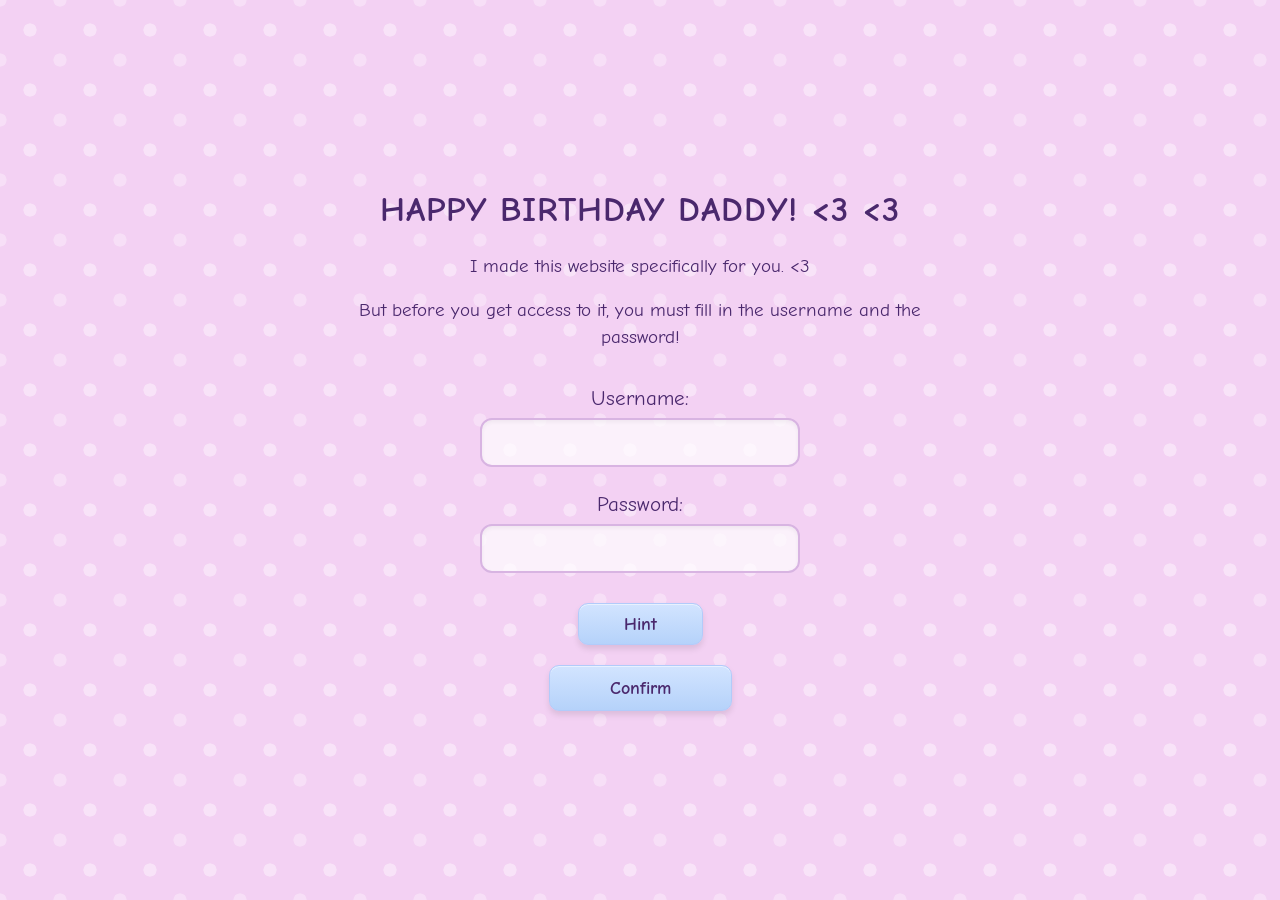
<file: index.html>
<!DOCTYPE html>
<html lang="en">
<head>
    <meta charset="UTF-8">
    <meta name="viewport" content="width=device-width, initial-scale=1.0">
    <title>Happy Birthday!</title>
    <link rel="stylesheet" href="style.css">
    <!-- Google Fonts for a cute, playful handwritten look -->
    <link rel="preconnect" href="https://fonts.googleapis.com">
    <link rel="preconnect" href="https://fonts.gstatic.com" crossorigin>
    <link href="https://fonts.googleapis.com/css2?family=Comic+Neue:wght@400;700&display=swap" rel="stylesheet">

    <style>
        /* Custom Pop-up Modal Styling */
        .modal-overlay {
            display: none; 
            position: fixed;
            top: 0;
            left: 0;
            width: 100%;
            height: 100%;
            background-color: rgba(74, 40, 109, 0.4); 
            backdrop-filter: blur(4px);
            z-index: 1000;
            justify-content: center;
            align-items: center;
        }

        .modal-box {
            background-color: #ffffff;
            border: 3px solid #ba8bc7;
            border-radius: 16px;
            width: 90%;
            max-width: 380px;
            padding: 25px;
            text-align: center;
            box-shadow: 0 10px 25px rgba(0, 0, 0, 0.2);
            animation: popUpScale 0.3s ease-out forwards;
        }

        .modal-title {
            font-size: 1.4rem;
            font-weight: 700;
            color: #7b4f9d;
            margin-bottom: 12px;
            text-transform: uppercase;
            letter-spacing: 1px;
        }

        .modal-message {
            font-size: 1.2rem;
            color: #4a286d;
            margin-bottom: 20px;
            line-height: 1.4;
        }

        .btn-modal-close {
            font-family: 'Comic Neue', sans-serif;
            font-weight: 700;
            font-size: 1.1rem;
            color: #ffffff;
            background-color: #ba8bc7;
            border: none;
            border-radius: 8px;
            padding: 8px 25px;
            cursor: pointer;
            box-shadow: 0 4px 6px rgba(0,0,0,0.1);
            transition: background 0.2s;
        }

        .btn-modal-close:hover {
            background-color: #4a286d;
        }

        @keyframes popUpScale {
            0% { transform: scale(0.8); opacity: 0; }
            100% { transform: scale(1); opacity: 1; }
        }
    </style>
</head>
<body>

<!-- SMOOTH SCREEN FADE OVERLAY -->
<div id="loginTransitionOverlay" style="
    position: fixed;
    top: 0;
    left: 0;
    width: 100%;
    height: 100%;
    background-color: #ffffff; /* Fades out to a clean white background */
    z-index: 9999;
    pointer-events: none;
    opacity: 1; /* FIXED: Starts at 1 so the page opens up completely white first */
    transition: opacity 0.5s ease;
"></div>

    <div class="login-container">
        <h1>HAPPY BIRTHDAY DADDY! &lt;3 &lt;3</h1>
        
        <p class="subtitle">I made this website specifically for you. &lt;3</p>
        <p class="instructions">But before you get access to it, you must fill in the username and the password!</p>

        <form id="loginForm">
            <div class="input-group">
                <label for="username">Username:</label>
                <input type="text" id="username" autocomplete="off" required>
            </div>

            <div class="input-group">
                <label for="password">Password:</label>
                <input type="password" id="password" required>
            </div>

            <!-- Vertically stacked button container -->
            <div class="button-stack">
                <!-- FIXED HINT: Updated to display your exact text string -->
                <button type="button" class="btn btn-secondary" onclick="showPopup('! Little Hint !', 'The password is a safe word.', false)">Hint</button>
                <button type="submit" class="btn btn-primary">Confirm</button>
            </div>
        </form>
    </div>

    <!-- THE DYNAMIC CUSTOM POP-UP CONTAINER -->
    <div class="modal-overlay" id="customAlert">
        <div class="modal-box">
            <div class="modal-title" id="popupTitle">Title</div>
            <div class="modal-message" id="popupMessage">Message text goes here...</div>
            <div class="modal-buttons">
                <button class="btn-modal-close" onclick="closePopup()">OK</button>
            </div>
        </div>
    </div>

    <script>
        // FIXED: Fades out the white screen instantly when the page loads up!
        window.onload = function() {
            setTimeout(() => {
                const overlay = document.getElementById('loginTransitionOverlay');
                if (overlay) {
                    overlay.style.opacity = '0';
                }
            }, 50); 
        };

        let clearInputsOnClose = false;

        function showPopup(titleText, messageText, shouldClear) {
            document.getElementById('popupTitle').innerText = titleText;
            document.getElementById('popupMessage').innerText = messageText;
            clearInputsOnClose = shouldClear;
            document.getElementById('customAlert').style.display = 'flex';
        }

        function closePopup() {
            document.getElementById('customAlert').style.display = 'none';
            if (clearInputsOnClose) {
                document.getElementById('username').value = "";
                document.getElementById('password').value = "";
            }
        }
        

        document.getElementById('loginForm').addEventListener('submit', function(event) {
            event.preventDefault(); 

            const usernameInput = document.getElementById('username').value;
            const passwordInput = document.getElementById('password').value;

            // FIXED CREDENTIALS: Username is Daddy, Password is Butterfly!
            const correctUsername = "Daddy"; 
            const correctPassword = "Butterfly"; 

            if (usernameInput === correctUsername && passwordInput === correctPassword) {
                // 1. Activate the smooth overlay blend
                const overlay = document.getElementById('loginTransitionOverlay');
                if (overlay) {
                    overlay.style.opacity = '1';
                }
                
                // 2. Allow the fade out animation to seamlessly finish, then move pages
                setTimeout(() => {
                    window.location.href = "chess.html"; 
                }, 500);
            } else {
                showPopup("! Access Denied !", "Try again. It's incorrect, Daddy!", true);
            }
        });
    </script>
</body>
</html>
</file>
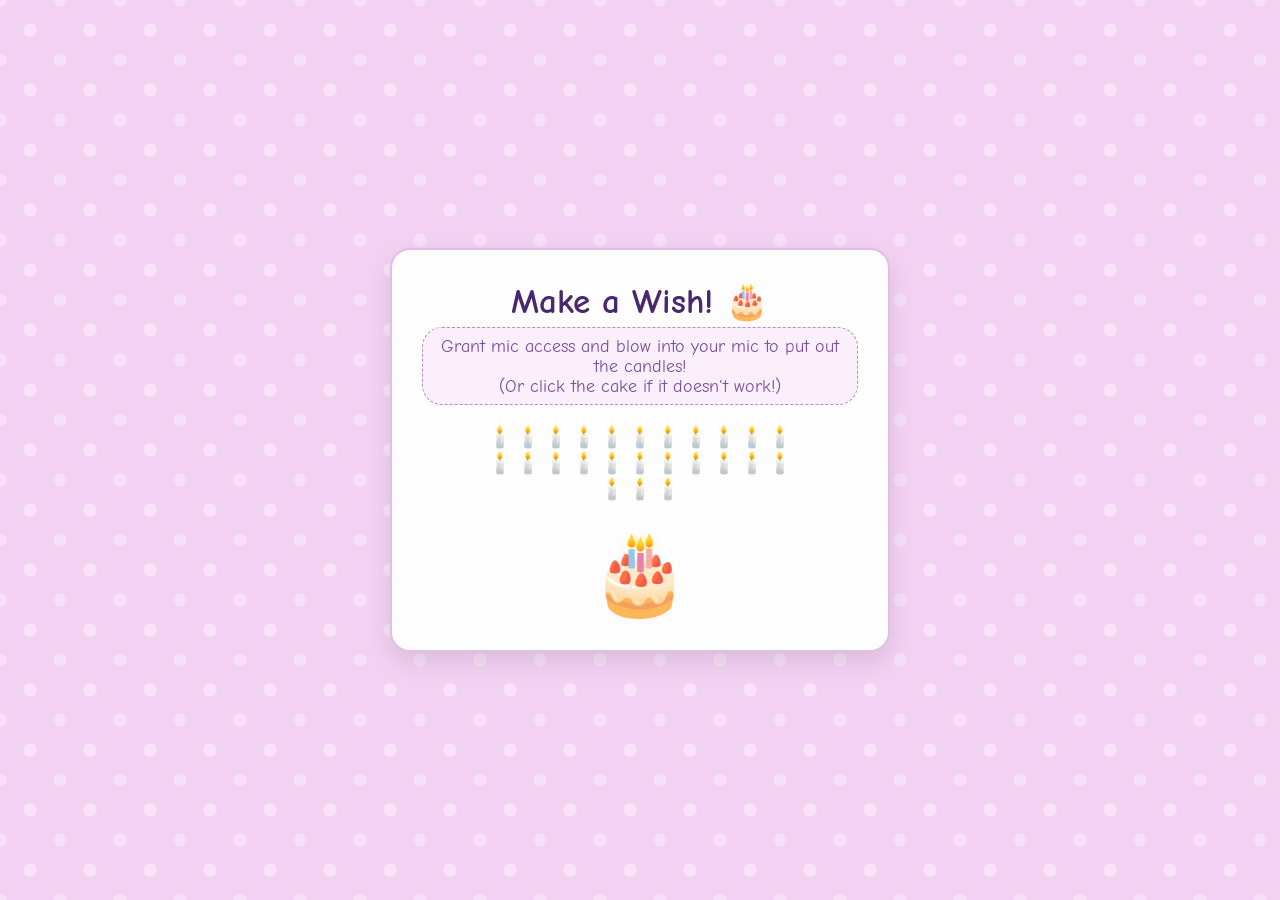
<file: cake.html>
<!DOCTYPE html>
<html lang="en">
<head>
    <meta charset="UTF-8">
    <meta name="viewport" content="width=device-width, initial-scale=1.0">
    <title>Make a Wish!</title>
    <link href="https://fonts.googleapis.com/css2?family=Comic+Neue:wght@400;700&display=swap" rel="stylesheet">
    
    <style>
        * {
            box-sizing: border-box;
            margin: 0;
            padding: 0;
        }

        body {
            background-color: #f3d1f3;
            background-image: radial-gradient(rgba(255, 255, 255, 0.4) 15%, transparent 16%),
                              radial-gradient(rgba(255, 255, 255, 0.3) 15%, transparent 16%);
            background-size: 60px 60px;
            background-position: 0 0, 30px 30px;
            font-family: 'Comic Neue', 'Comic Sans MS', cursive, sans-serif;
            color: #4a286d;
            display: flex;
            justify-content: center;
            align-items: center;
            min-height: 100vh;
            padding: 20px;
            overflow-x: hidden;
        }

        /* 🎬 Smooth Page Slide-In Animation */
        @keyframes pageSlideIn {
            0% { opacity: 0; transform: translateX(60px); }
            100% { opacity: 1; transform: translateX(0); }
        }

        .white-card-container {
            background-color: rgba(255, 255, 255, 0.95);
            border-radius: 20px;
            padding: 30px;
            box-shadow: 0 10px 25px rgba(0,0,0,0.1);
            max-width: 500px;
            width: 100%;
            text-align: center;
            border: 2px solid #e1bee7;
            animation: pageSlideIn 0.5s cubic-bezier(0.25, 1, 0.5, 1) forwards;
        }

        h2 {
            font-size: 2.2rem;
            margin-bottom: 5px;
        }

        #mic-instruction {
            font-size: 1.1rem;
            color: #7b4f9d;
            margin-bottom: 20px;
            background: rgba(243, 209, 243, 0.3);
            padding: 8px 15px;
            border-radius: 20px;
            display: inline-block;
            border: 1px dashed #ba8bc7;
        }

        .candles-zone {
            display: flex;
            justify-content: center;
            gap: 2px;
            flex-wrap: wrap;
            max-width: 320px;
            margin: 0 auto 5px auto;
        }

        .candle {
            font-size: 1.3rem;
            transition: all 0.3s ease;
            display: inline-block;
        }

        .candle.blown-out {
            transform: scaleY(0.7);
            opacity: 0.4;
            filter: grayscale(100%);
        }

        .cake-graphic {
            font-size: 5rem;
            margin-top: 20px;
            display: inline-block;
            cursor: pointer;
            user-select: none;
        }

        /* 🎪 Springy Letter Pop Animation Rules */
        @keyframes popInLetter {
            0% { opacity: 0; transform: scale(0.3); }
            70% { transform: scale(1.2); }
            100% { opacity: 1; transform: scale(1); }
        }

        #win-birthday-msg {
            font-size: 1.7rem; 
            margin-top: 25px;
            display: none;
            white-space: nowrap; 
            justify-content: center;
            align-items: center;
            overflow: hidden;
        }

        .pop-char {
            display: inline-block;
            opacity: 0;
            animation: popInLetter 0.4s cubic-bezier(0.34, 1.56, 0.64, 1) forwards;
        }
    </style>
</head>
<body>

    <div class="white-card-container">
        <h2>Make a Wish! 🎂</h2>
        <p id="mic-instruction">
         Grant mic access and blow into your mic to put out the candles! <br> (Or click the cake if it doesn't work!)
        </p>
        <div class="candles-zone" id="candles-box"></div>
        <div class="cake-graphic" onclick="manualBlowOut()">🎂</div>
        
        <!-- Target area where our animated letters will build -->
        <div id="win-birthday-msg"></div>
    </div>

    <script>
        let candlesBlown = 0;
        let micStream = null;
        let audioCtx = null;
        let micInitialized = false;

        // Force browser to look for mic or resume audio stream on any interaction
        window.addEventListener('click', () => {
            if (!micInitialized) {
                setupMicrophoneBlow();
            }
            if (audioCtx && audioCtx.state === 'suspended') {
                audioCtx.resume();
            }
        });

        window.addEventListener('touchstart', () => {
            if (!micInitialized) {
                setupMicrophoneBlow();
            }
            if (audioCtx && audioCtx.state === 'suspended') {
                audioCtx.resume();
            }
        });

        window.addEventListener('DOMContentLoaded', () => {
            buildCandles();
            setupMicrophoneBlow();
        });

        function buildCandles() {
            const box = document.getElementById('candles-box');
            for(let i=1; i<=25; i++) {
                const span = document.createElement('span');
                span.id = "candle-" + i;
                span.classList.add('candle');
                span.innerText = "🕯️";
                box.appendChild(span);
            }
        }

        function triggerPopGreeting() {
            const container = document.getElementById('win-birthday-msg');
            const rawText = "🎉 HAPPY 25th BIRTHDAY! 🎉";
            container.innerHTML = '';
            container.style.display = 'flex';

            Array.from(rawText).forEach((char, index) => {
                const charSpan = document.createElement('span');
                if (char === ' ') {
                    charSpan.innerHTML = '&nbsp;';
                } else {
                    charSpan.innerText = char;
                }
                
                charSpan.classList.add('pop-char');
                charSpan.style.animationDelay = `${index * 0.04}s`;
                container.appendChild(charSpan);
            });
        }

        function blowOutNextCandle() {
            if (candlesBlown < 25) {
                candlesBlown++;
                const currentCandle = document.getElementById("candle-" + candlesBlown);
                if (currentCandle) {
                    currentCandle.classList.add('blown-out');
                    currentCandle.innerText = "✖️"; 
                }
                if (candlesBlown === 25) {
                    triggerPopGreeting();
                    document.getElementById('mic-instruction').innerHTML = " You blew them all out! YAYYYY! <3";
                    if (micStream) micStream.getTracks().forEach(t => t.stop());
                    if (audioCtx) audioCtx.close();
                }
            }
        }

        function manualBlowOut() {
            if (audioCtx && audioCtx.state === 'suspended') audioCtx.resume();
            if (candlesBlown < 25) {
                let interval = setInterval(() => {
                    if (candlesBlown >= 25) clearInterval(interval);
                    else blowOutNextCandle();
                }, 50);
            }
        }

        function setupMicrophoneBlow() {
            if (micInitialized) return;
            
            navigator.mediaDevices.getUserMedia({ audio: true, video: false })
            .then(function(stream) {
                micInitialized = true;
                micStream = stream;
                audioCtx = new (window.AudioContext || window.webkitAudioContext)();
                
                const analyser = audioCtx.createAnalyser();
                const microphone = audioCtx.createMediaStreamSource(stream);
                const javascriptNode = audioCtx.createScriptProcessor(2048, 1, 1);

                analyser.smoothingTimeConstant = 0.3;
                analyser.fftSize = 256;
                microphone.connect(analyser);
                analyser.connect(javascriptNode);
                javascriptNode.connect(audioCtx.destination);

                javascriptNode.onaudioprocess = function() {
                    if (candlesBlown >= 25) return;
                    const array = new Uint8Array(analyser.frequencyBinCount);
                    analyser.getByteFrequencyData(array);
                    let values = 0;
                    for (let i = 0; i < array.length; i++) values += array[i];
                    let averageVolume = values / array.length;
                    
                    // Raised to 55 so background sounds won't trigger it accidentally!
                    if (averageVolume > 55) {
                        blowOutNextCandle();
                    }
                };
            })
            .catch(err => {
                console.log("Mic blocked or uninitialized yet:", err);
            });
        }
    </script>
</body>
</html>
</file>
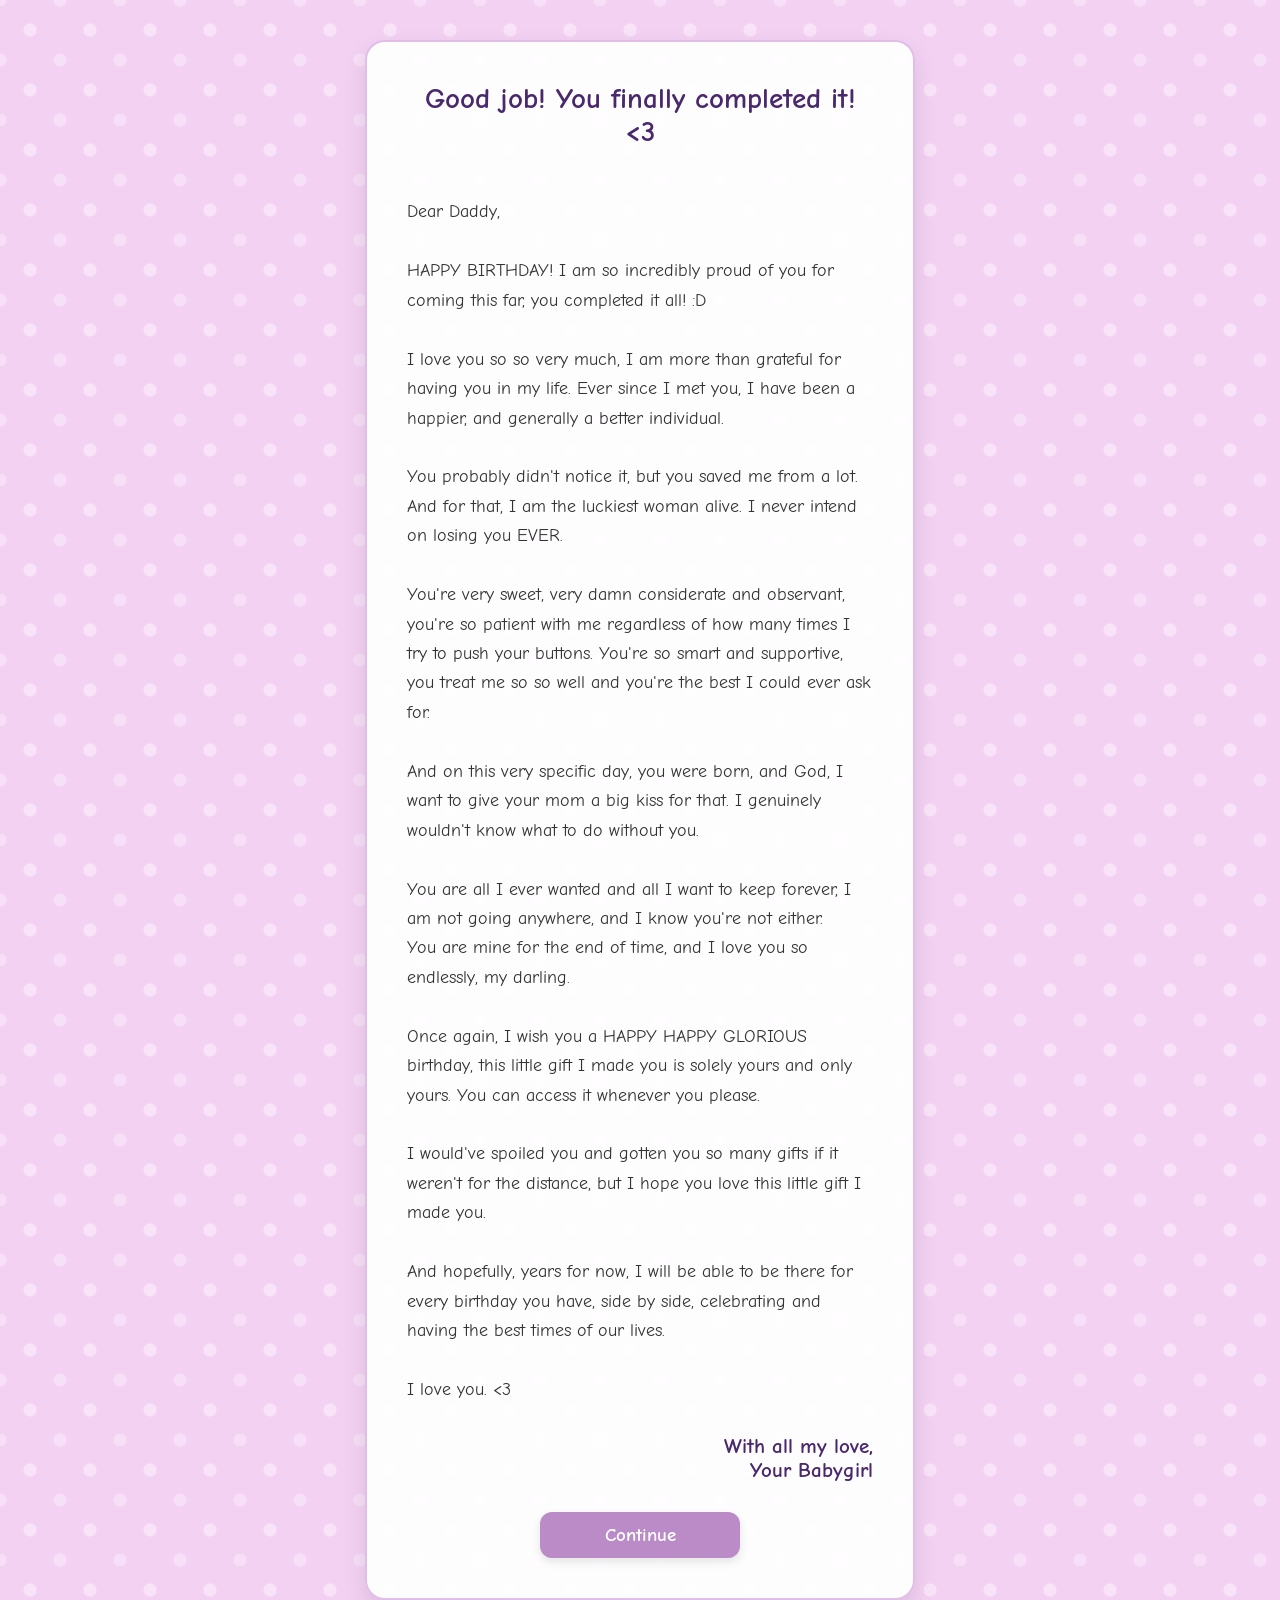
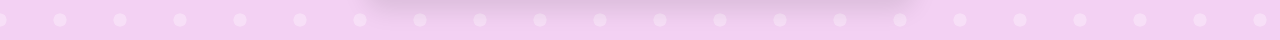
<file: letter.html>
<!DOCTYPE html>
<html lang="en">
<head>
    <meta charset="UTF-8">
    <meta name="viewport" content="width=device-width, initial-scale=1.0">
    <title>A Letter For You</title>
    <link href="https://fonts.googleapis.com/css2?family=Comic+Neue:wght@400;700&display=swap" rel="stylesheet">
    
    <style>
        * {
            box-sizing: border-box;
            margin: 0;
            padding: 0;
        }

        body {
            background-color: #f3d1f3;
            background-image: radial-gradient(rgba(255, 255, 255, 0.4) 15%, transparent 16%),
                              radial-gradient(rgba(255, 255, 255, 0.3) 15%, transparent 16%);
            background-size: 60px 60px;
            background-position: 0 0, 30px 30px;
            font-family: 'Comic Neue', 'Comic Sans MS', cursive, sans-serif;
            color: #4a286d;
            display: flex;
            justify-content: center;
            align-items: center;
            min-height: 100vh;
            padding: 40px 20px;
            overflow-x: hidden;
        }

        /* 🎬 Gentle Down-to-Up Slide Animation */
        @keyframes pageSlideUp {
            0% {
                opacity: 0;
                transform: translateY(100px);
            }
            100% {
                opacity: 1;
                transform: translateY(0);
            }
        }

        .white-card-container {
            background-color: rgba(255, 255, 255, 0.95);
            border-radius: 20px;
            padding: 40px;
            box-shadow: 0 10px 25px rgba(0,0,0,0.1);
            max-width: 550px;
            width: 100%;
            border: 2px solid #e1bee7;
            animation: pageSlideUp 1.2s cubic-bezier(0.16, 1, 0.3, 1) forwards;
        }

        h2 {
            font-size: 1.8rem;
            font-weight: 700;
            margin-bottom: 20px;
            text-align: center;
        }

        .letter-body {
            font-size: 1.15rem;
            line-height: 1.6;
            color: #333333;
            white-space: pre-line;
        }

        .letter-signature {
            margin-top: 30px;
            text-align: right;
            font-weight: 700;
            font-size: 1.3rem;
        }

        .btn-continue {
            display: block;
            width: 100%;
            max-width: 200px;
            margin: 30px auto 0 auto;
            background-color: #ba8bc7;
            color: white;
            border: none;
            border-radius: 12px;
            padding: 12px;
            font-family: 'Comic Neue', sans-serif;
            font-weight: bold;
            font-size: 1.2rem;
            cursor: pointer;
            text-align: center;
            box-shadow: 0 4px 10px rgba(0,0,0,0.1);
            transition: background 0.2s ease;
        }

        .btn-continue:hover {
            background-color: #4a286d;
        }
    </style>
</head>
<body>

    <div class="white-card-container">
        <!-- The text here will automatically update via JS below -->
        <h2 id="letter-heading">Good job! You finally completed it! &lt;3</h2>
        
        <div class="letter-body">
            Dear Daddy,

            HAPPY BIRTHDAY! I am so incredibly proud of you for coming this far, you completed it all! :D

            I love you so so very much, I am more than grateful for having you in my life. Ever since I met you, I have been a happier, and generally a better individual.

            You probably didn't notice it, but you saved me from a lot. And for that, I am the luckiest woman alive. I never intend on losing you EVER.

            You're very sweet, very damn considerate and observant, you're so patient with me regardless of how many times I try to push your buttons. You're so smart and supportive, you treat me so so well and you're the best I could ever ask for.

            And on this very specific day, you were born, and God, I want to give your mom a big kiss for that. I genuinely wouldn't know what to do without you.

            You are all I ever wanted and all I want to keep forever, I am not going anywhere, and I know you're not either.
            You are mine for the end of time, and I love you so endlessly, my darling.

            Once again, I wish you a HAPPY HAPPY GLORIOUS birthday, this little gift I made you is solely yours and only yours. You can access it whenever you please.
           
            I would've spoiled you and gotten you so many gifts if it weren't for the distance, but I hope you love this little gift I made you.
           
            And hopefully, years for now, I will be able to be there for every birthday you have, side by side, celebrating and having the best times of our lives.

            I love you. <3
        </div>
        <div class="letter-signature">With all my love,<br>Your Babygirl</div>
        <button class="btn-continue" onclick="showSurpriseModal()">Continue</button>
    </div>

<div id="surpriseModal" style="display: none; position: fixed; top: 0; left: 0; width: 100%; height: 100%; background: rgba(74, 40, 109, 0.5); backdrop-filter: blur(5px); z-index: 1000; justify-content: center; align-items: center;">
    <div style="background: white; border: 3px solid #ba8bc7; border-radius: 20px; width: 85%; max-width: 360px; padding: 30px; text-align: center; font-family: 'Comic Neue', sans-serif;">
        <div style="font-size: 1.5rem; font-weight: 700; color: #4a286d; margin-bottom: 25px;">Oh, you thought I was done? ;p </div>
        <button onclick="window.location.href='cake.html'" style="background: #ba8bc7; color: white; border: none; border-radius: 50%; width: 55px; height: 55px; font-size: 1.6rem; cursor: pointer; box-shadow: 0 4px 8px rgba(0,0,0,0.1);">➔</button>
    </div>
</div>

    <script>
        window.addEventListener('DOMContentLoaded', () => {
            // 🛠️ Grabs the precise custom heading message we set on the chess page
            const savedHeading = localStorage.getItem('letterHeading');
            if (savedHeading) {
                document.getElementById('letter-heading').innerHTML = savedHeading;
                // Clean up data so refreshing doesn't cause weird issues later
                localStorage.removeItem('letterHeading');
            }
        });

        function showSurpriseModal() {
            document.getElementById('surpriseModal').style.display = 'flex';
        }
    </script>
</body>
</html>
</file>
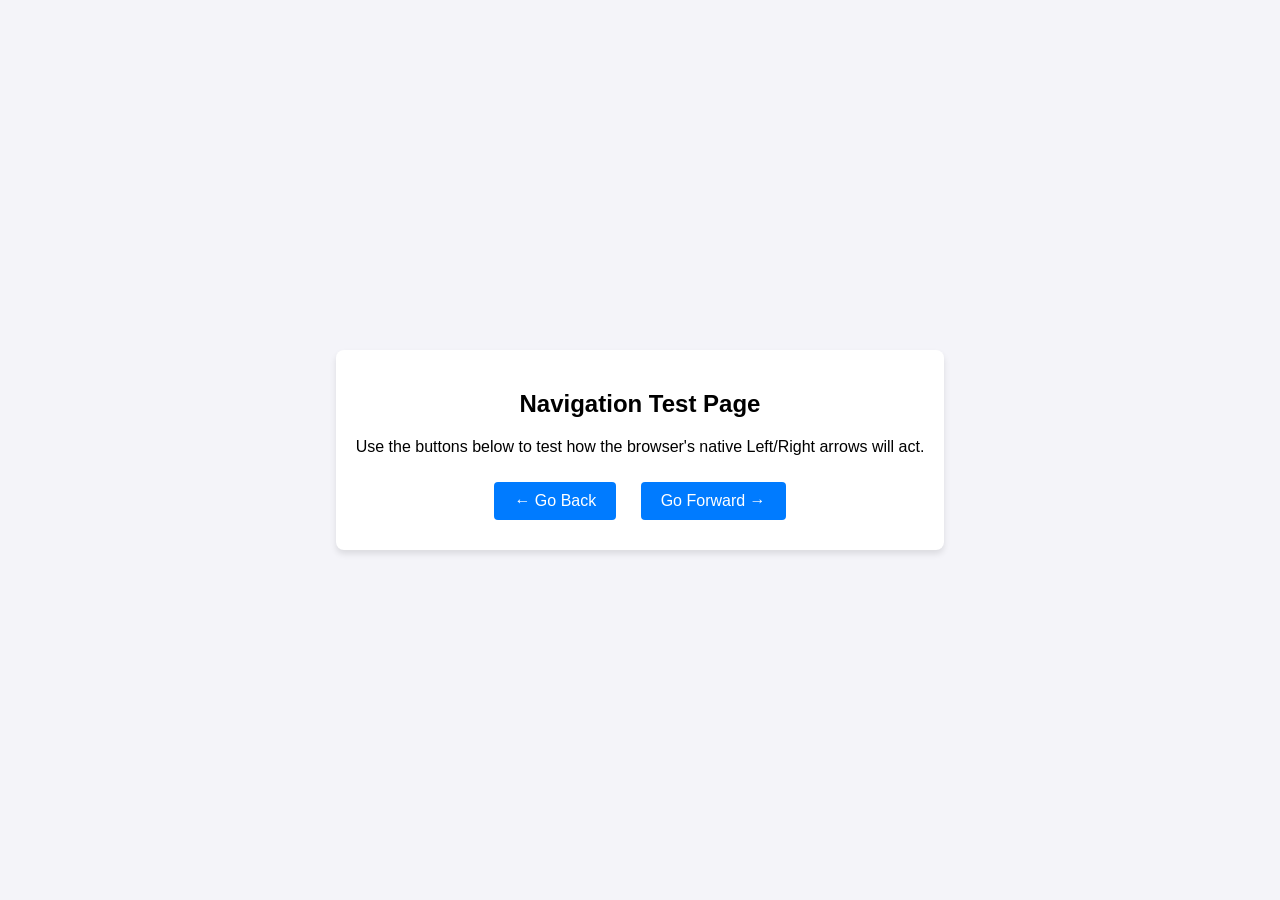
<file: refresh.html>
<!DOCTYPE html>
<html lang="en">
<head>
    <meta charset="UTF-8">
    <meta name="viewport" content="width=device-width, initial-scale=1.0">
    <title>Navigation Sandbox</title>
    <style>
        body {
            font-family: Arial, sans-serif;
            display: flex;
            flex-direction: column;
            align-items: center;
            justify-content: center;
            height: 100vh;
            margin: 0;
            background-color: #f4f4f9;
        }
        .container {
            text-align: center;
            padding: 20px;
            background: white;
            border-radius: 8px;
            box-shadow: 0 4px 6px rgba(0,0,0,0.1);
        }
        button {
            padding: 10px 20px;
            margin: 10px;
            font-size: 16px;
            cursor: pointer;
            border: none;
            border-radius: 4px;
            background-color: #007bff;
            color: white;
        }
        button:hover {
            background-color: #0056b3;
        }
    </style>
</head>
<body>

    <div class="container">
        <h2>Navigation Test Page</h2>
        <p>Use the buttons below to test how the browser's native Left/Right arrows will act.</p>
        
        <!-- Simulates the Left Arrow (Back) -->
        <button id="goBack">← Go Back</button>
        
        <!-- Simulates the Right Arrow (Forward) -->
        <button id="goForward">Go Forward →</button>
    </div>

    <script>
        // Clicking this does exactly what the browser's Left Arrow (Back) does
        document.getElementById('goBack').addEventListener('click', () => {
            window.history.back();
        });

        // Clicking this does exactly what the browser's Right Arrow (Forward) does
        document.getElementById('goForward').addEventListener('click', () => {
            window.history.forward();
        });
    </script>

</body>
</html>
</file>
<file: style.css>
* {
    box-sizing: border-box;
    margin: 0;
    padding: 0;
}

body {
    background-color: #f3d1f3; /* Pastel pink base */
    background-image: radial-gradient(rgba(255, 255, 255, 0.4) 15%, transparent 16%),
                      radial-gradient(rgba(255, 255, 255, 0.3) 15%, transparent 16%);
    background-size: 60px 60px;
    background-position: 0 0, 30px 30px;
    font-family: 'Comic Neue', 'Comic Sans MS', cursive, sans-serif;
    color: #4a286d; /* Deep purple text */
    display: flex;
    justify-content: center;
    align-items: center;
    min-height: 100vh;
    padding: 20px;
}

.login-container {
    text-align: center;
    max-width: 650px;
    width: 100%;
}

h1 {
    font-size: 2.2rem;
    font-weight: 700;
    margin-bottom: 25px;
    letter-spacing: 1px;
    white-space: nowrap;
}

.subtitle {
    font-size: 1.2rem;
    margin-bottom: 20px;
}

.instructions {
    font-size: 1.2rem;
    margin-bottom: 35px;
    line-height: 1.4;
    padding: 0 10px;
}

.input-group {
    margin-bottom: 25px;
}

label {
    display: block;
    font-size: 1.3rem;
    margin-bottom: 8px;
}

input[type="text"],
input[type="password"] {
    width: 80%;
    max-width: 320px;
    padding: 12px 15px;
    font-size: 1.1rem;
    border: 2px solid #d8b4e2;
    border-radius: 12px;
    background-color: rgba(255, 255, 255, 0.7);
    color: #4a286d;
    outline: none;
    text-align: center;
    box-shadow: inset 0 2px 4px rgba(0,0,0,0.05);
    transition: all 0.3s ease;
}

input:focus {
    background-color: #ffffff;
    border-color: #ba8bc7;
    box-shadow: 0 0 8px rgba(186, 139, 199, 0.5);
}

/* Stacks buttons vertically down the center */
.button-stack {
    display: flex;
    flex-direction: column;
    align-items: center;
    gap: 20px; /* Space between Hint and Confirm */
    margin-top: 30px;
}

.btn {
    font-family: 'Comic Neue', sans-serif;
    font-weight: 700;
    font-size: 1.1rem;
    color: #4a286d;
    border: 1px solid #b2cbfa;
    border-radius: 10px;
    cursor: pointer;
    background: linear-gradient(to bottom, #d2e4ff 0%, #b5d2fa 100%);
    box-shadow: 0 4px 6px rgba(0, 0, 0, 0.1), inset 0 1px 0 rgba(255,255,255,0.5);
    transition: transform 0.1s ease, box-shadow 0.1s ease;
}

.btn:hover {
    background: linear-gradient(to bottom, #dae9ff 0%, #bdd7fc 100%);
}

.btn:active {
    transform: translateY(2px);
    box-shadow: 0 2px 3px rgba(0, 0, 0, 0.1);
}

.btn-secondary {
    padding: 10px 45px;
}

.btn-primary {
    padding: 12px 60px;
}
</file>
